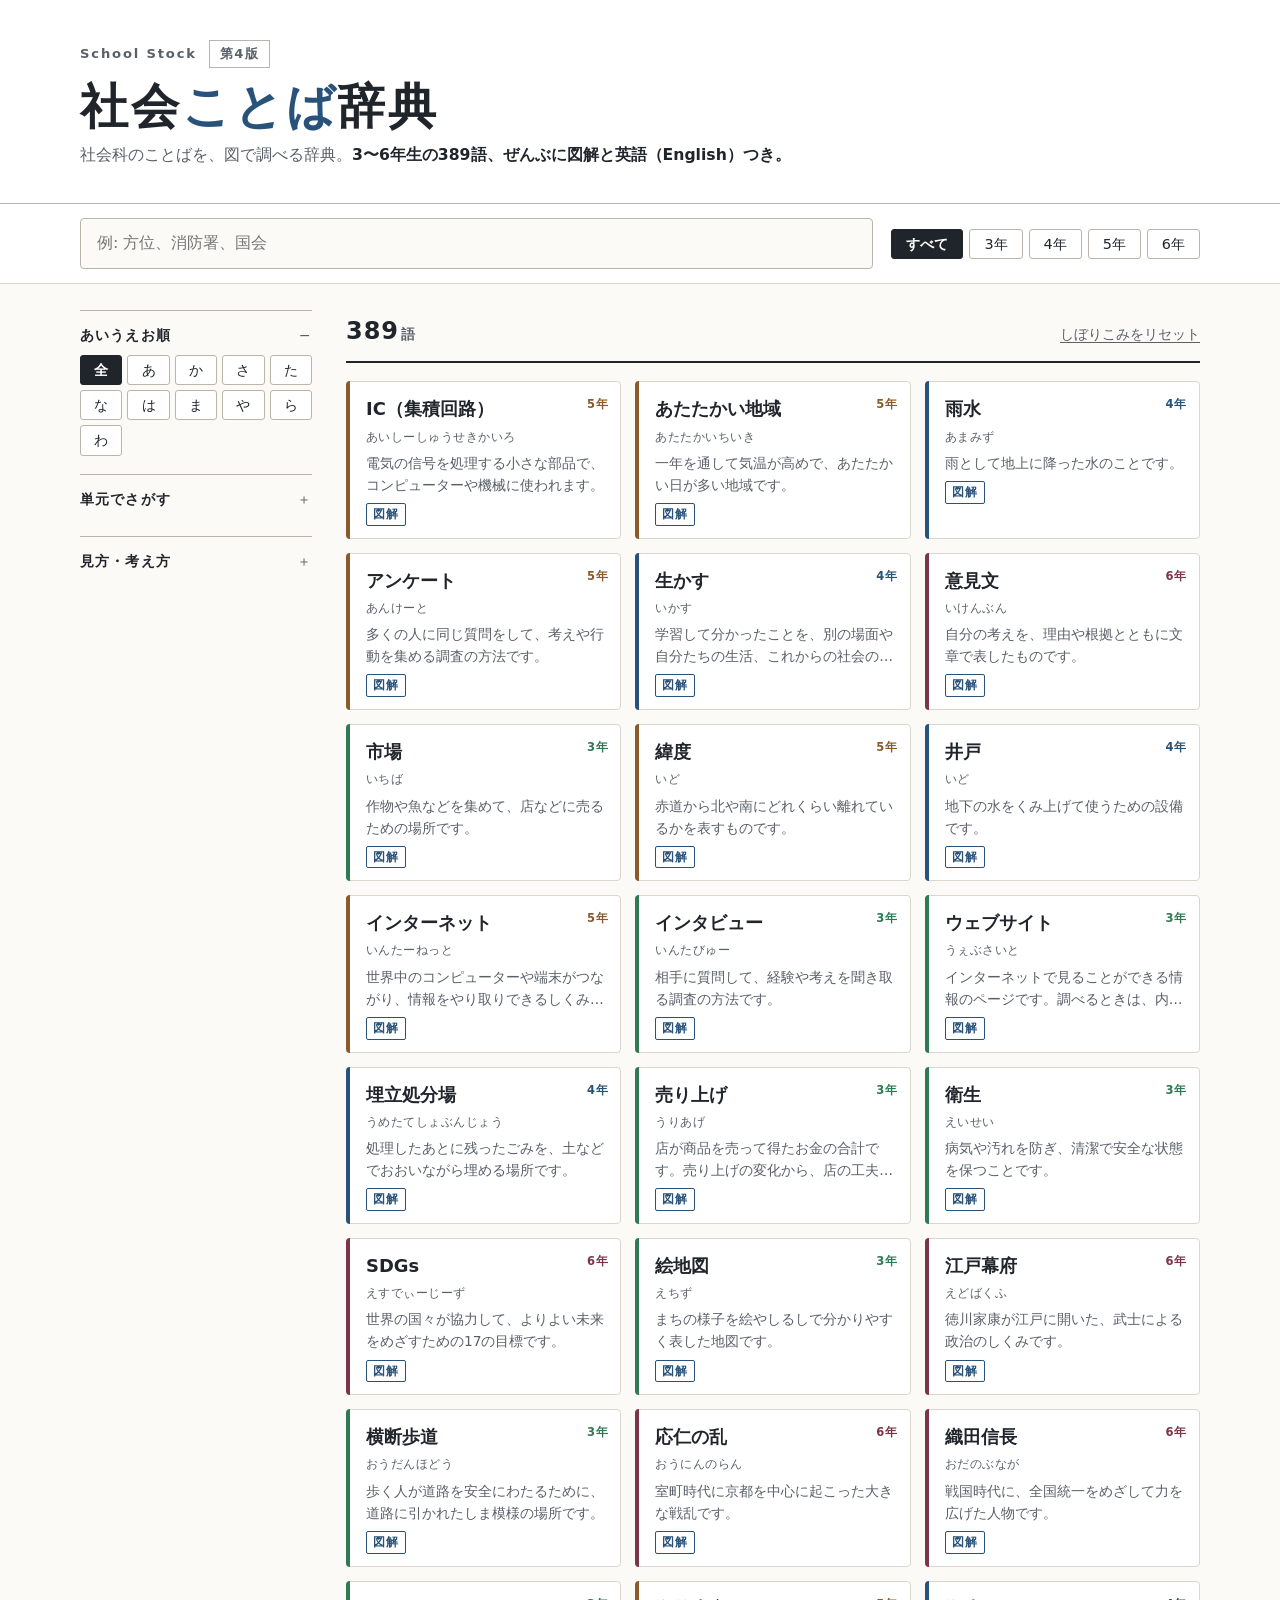
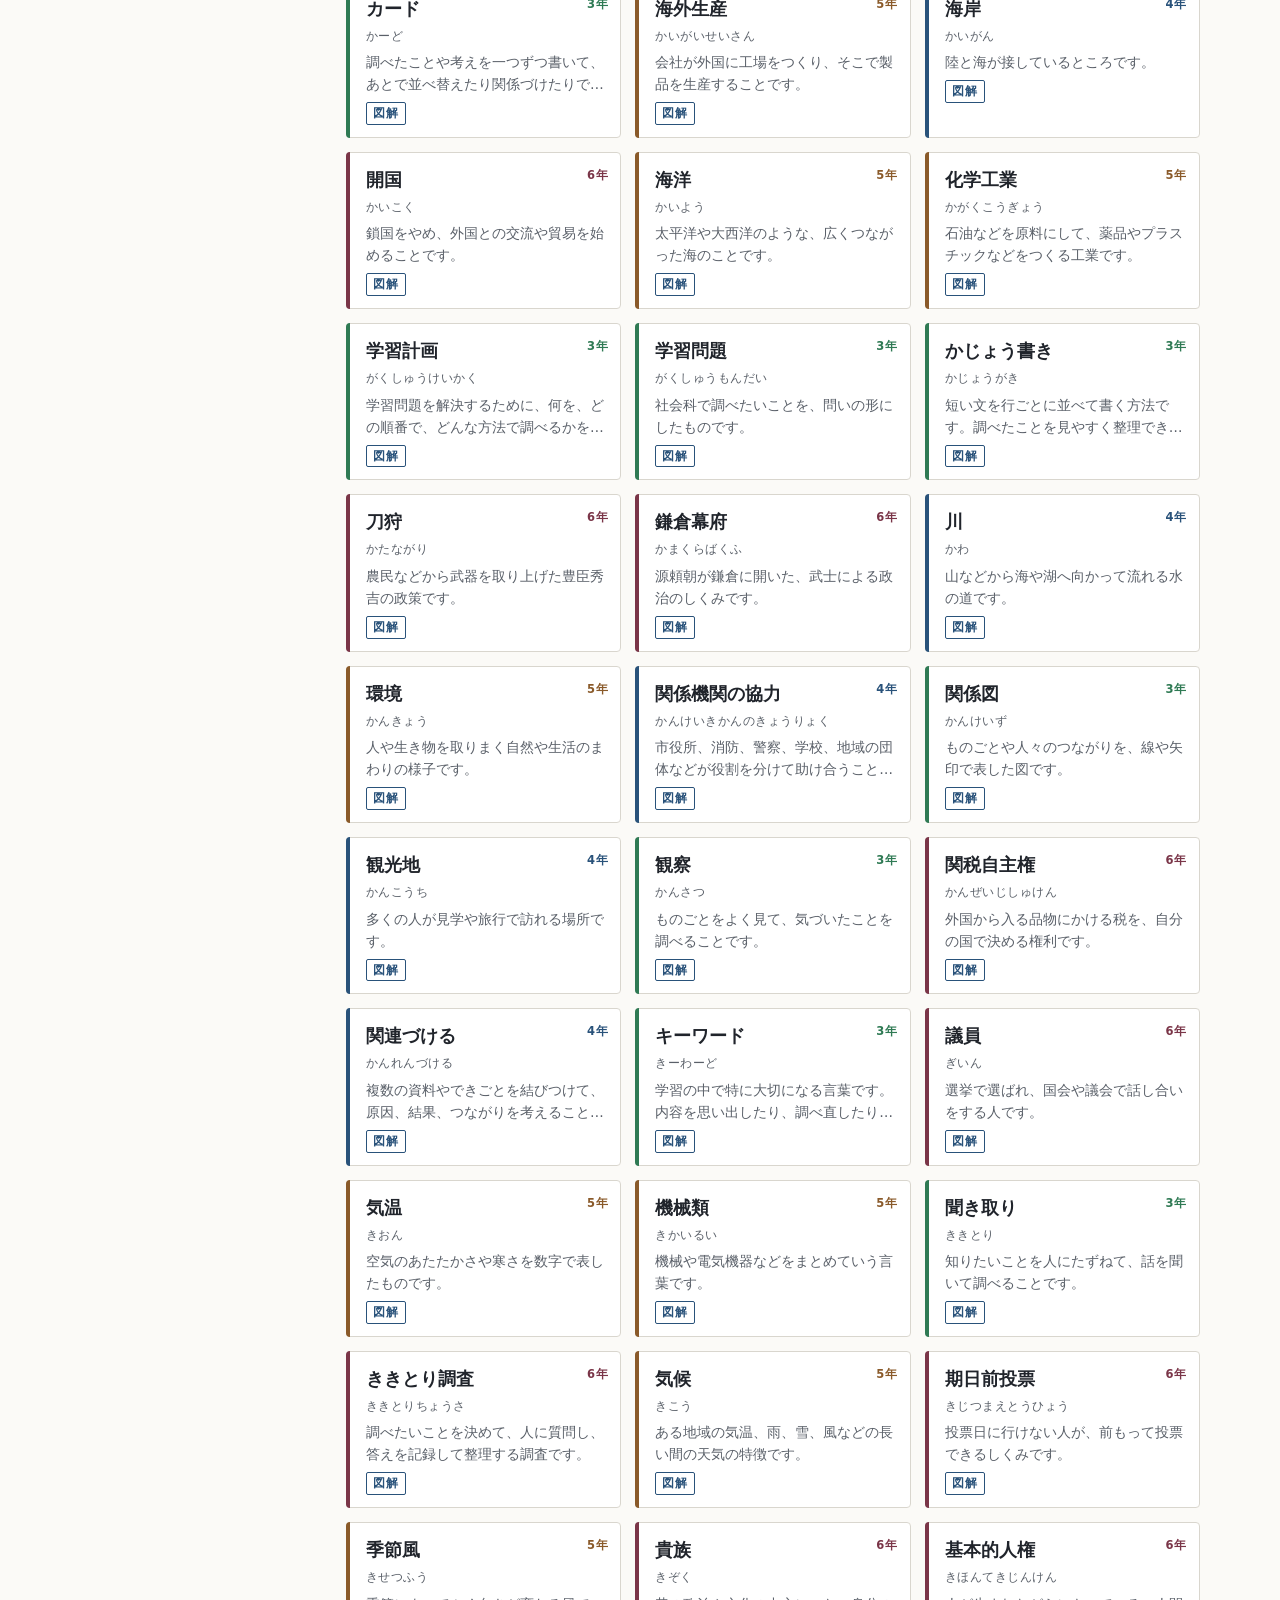
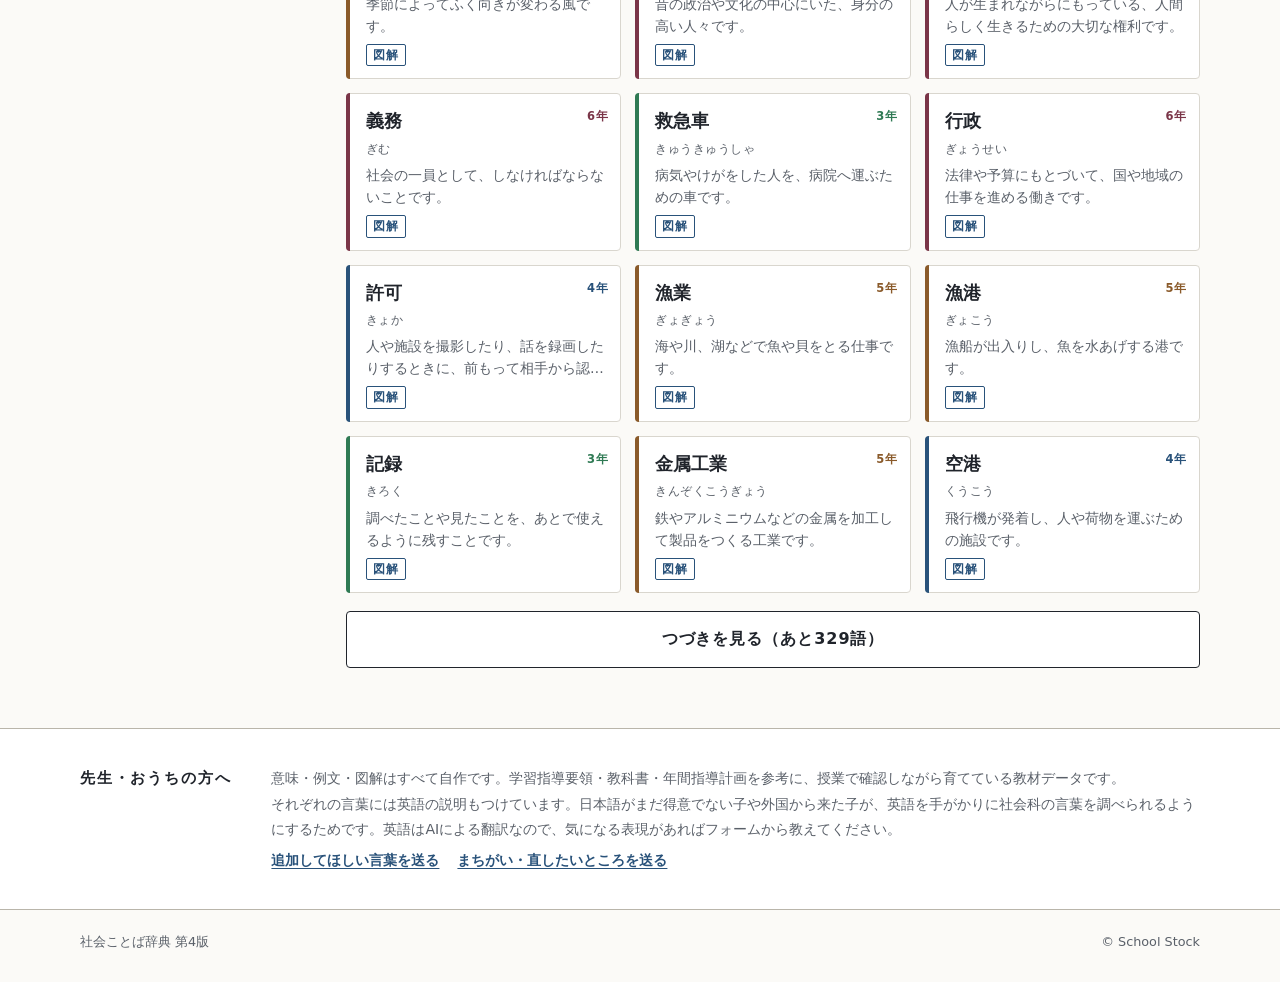
<file: index.html>
<!doctype html>
<html lang="ja">
  <head>
    <meta charset="utf-8">
    <meta name="viewport" content="width=device-width, initial-scale=1">
    <meta name="description" content="小学校3〜6年生の社会科の言葉389語を、やさしい意味・例文・図解で調べられる用語辞典。すべての言葉に図解と英語（English）つき。">
    <title>社会ことば辞典 第4版 | School Stock</title>
    <link rel="stylesheet" href="assets/styles.css?v=3">
  </head>
  <body>
    <header class="site-header">
      <div class="header-inner">
        <p class="brand-line"><span class="brand">School Stock</span><span class="edition" data-edition-label>第4版</span></p>
        <h1>社会<span class="accent">ことば</span>辞典</h1>
        <p class="lead">社会科のことばを、図で調べる辞典。<strong>3〜6年生の389語、ぜんぶに図解と英語（English）つき。</strong></p>
      </div>
    </header>

    <div class="search-band">
      <div class="search-inner">
        <label class="search-box">
          <span class="visually-hidden">調べたい言葉</span>
          <input id="searchInput" type="search" placeholder="例: 方位、消防署、国会" autocomplete="off">
        </label>
        <div class="grade-chips" role="group" aria-label="学年でしぼりこむ">
          <button class="chip active" data-filter-kind="grade" data-filter-value="all">すべて</button>
          <button class="chip" data-filter-kind="grade" data-filter-value="3">3年</button>
          <button class="chip" data-filter-kind="grade" data-filter-value="4">4年</button>
          <button class="chip" data-filter-kind="grade" data-filter-value="5">5年</button>
          <button class="chip" data-filter-kind="grade" data-filter-value="6">6年</button>
        </div>
      </div>
    </div>

    <main class="tool-layout">
      <aside class="filters-panel" aria-label="しぼりこみ">
        <details class="panel-block" id="kanaBlock" open>
          <summary>あいうえお順</summary>
          <div class="kana-grid" id="kanaFilter"></div>
        </details>
        <details class="panel-block" id="unitBlock">
          <summary>単元でさがす</summary>
          <div class="tag-list" id="unitFilter"></div>
        </details>
        <details class="panel-block" id="thinkingBlock">
          <summary>見方・考え方</summary>
          <div class="tag-list" id="thinkingFilter"></div>
        </details>
      </aside>

      <section class="results-area" aria-label="用語一覧">
        <div class="results-head">
          <p class="count"><span id="resultCount">0</span><small>語</small></p>
          <button class="reset-button" id="resetFilters" type="button">しぼりこみをリセット</button>
        </div>
        <div class="term-grid" id="termGrid"></div>
        <button class="show-more" id="showMore" type="button" hidden>つづきを見る</button>
        <p class="empty-state" id="emptyState" hidden>見つかりませんでした。別の言葉で検索してみてください。</p>
      </section>
    </main>

    <section class="teacher-band">
      <div class="teacher-inner">
        <h2>先生・おうちの方へ</h2>
        <div>
          <p>意味・例文・図解はすべて自作です。学習指導要領・教科書・年間指導計画を参考に、授業で確認しながら育てている教材データです。</p>
          <p>それぞれの言葉には英語の説明もつけています。日本語がまだ得意でない子や外国から来た子が、英語を手がかりに社会科の言葉を調べられるようにするためです。英語はAIによる翻訳なので、気になる表現があればフォームから教えてください。</p>
          <div class="form-links">
            <a href="https://docs.google.com/forms/d/e/1FAIpQLSfN4o0kxUThyZajWw6gqnSNQ6STu92WrQHEuZJv_ZbGqxKOgA/viewform" target="_blank" rel="noopener">追加してほしい言葉を送る</a>
            <a href="https://docs.google.com/forms/d/e/1FAIpQLSfEdOGc-b0GSouR7Gab7YsTsbL2SntOROlpdBVskjJ4SmtN6A/viewform" target="_blank" rel="noopener">まちがい・直したいところを送る</a>
          </div>
        </div>
      </div>
    </section>

    <dialog class="term-dialog" id="termDialog">
      <div class="dialog-body">
        <button class="close-button" id="closeDialog" type="button" aria-label="閉じる">×</button>
        <div id="dialogContent"></div>
      </div>
    </dialog>

    <footer class="site-footer">
      <div class="inner">
        <p>社会ことば辞典 <span data-edition-label>第3版</span></p>
        <p>© School Stock</p>
      </div>
    </footer>

    <script src="data/terms.js?v=3"></script>
    <script src="data/zukai/zukai_g3.js?v=3"></script>
    <script src="data/zukai/zukai_g4.js?v=3"></script>
    <script src="data/zukai/zukai_g5.js?v=3"></script>
    <script src="data/zukai/zukai_g6.js?v=3"></script>
    <script src="data/illust.js?v=4"></script>
    <script src="data/en.js?v=1"></script>
    <script src="assets/app.js?v=5"></script>
  </body>
</html>
</file>
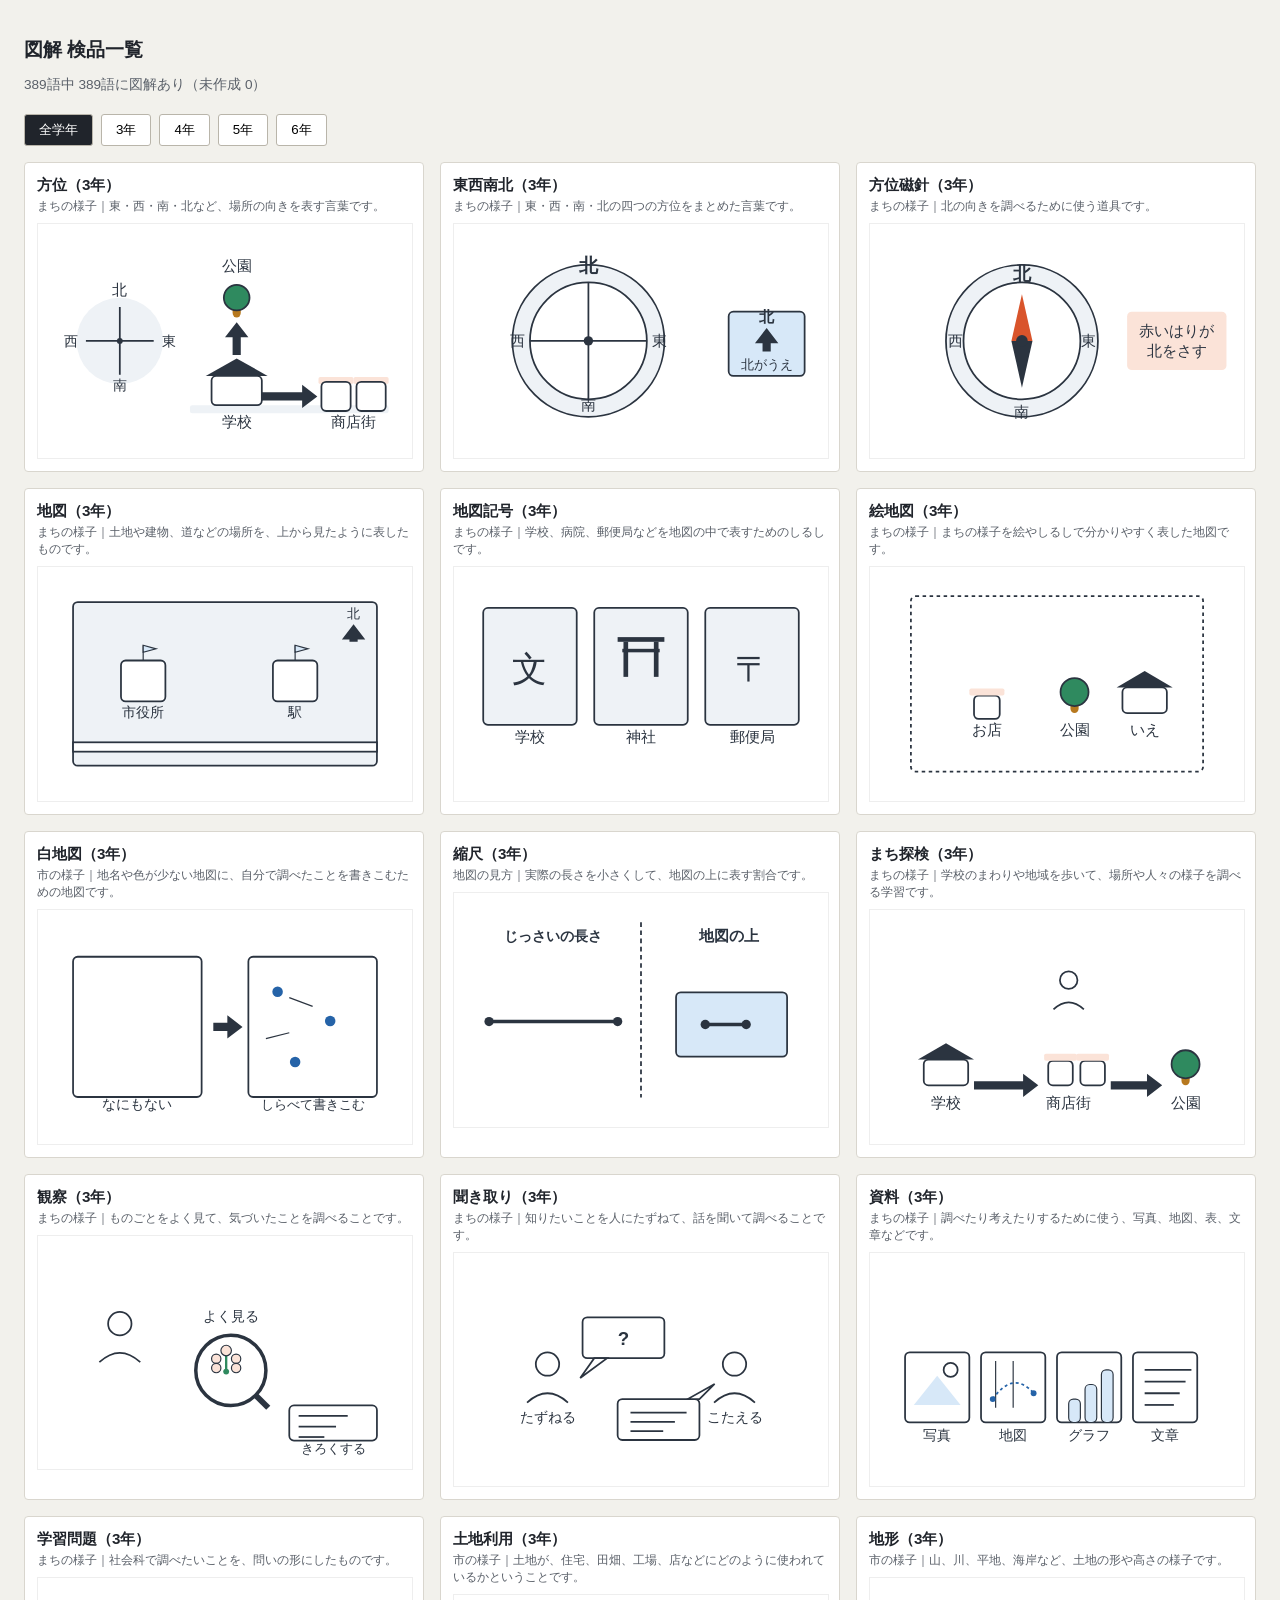
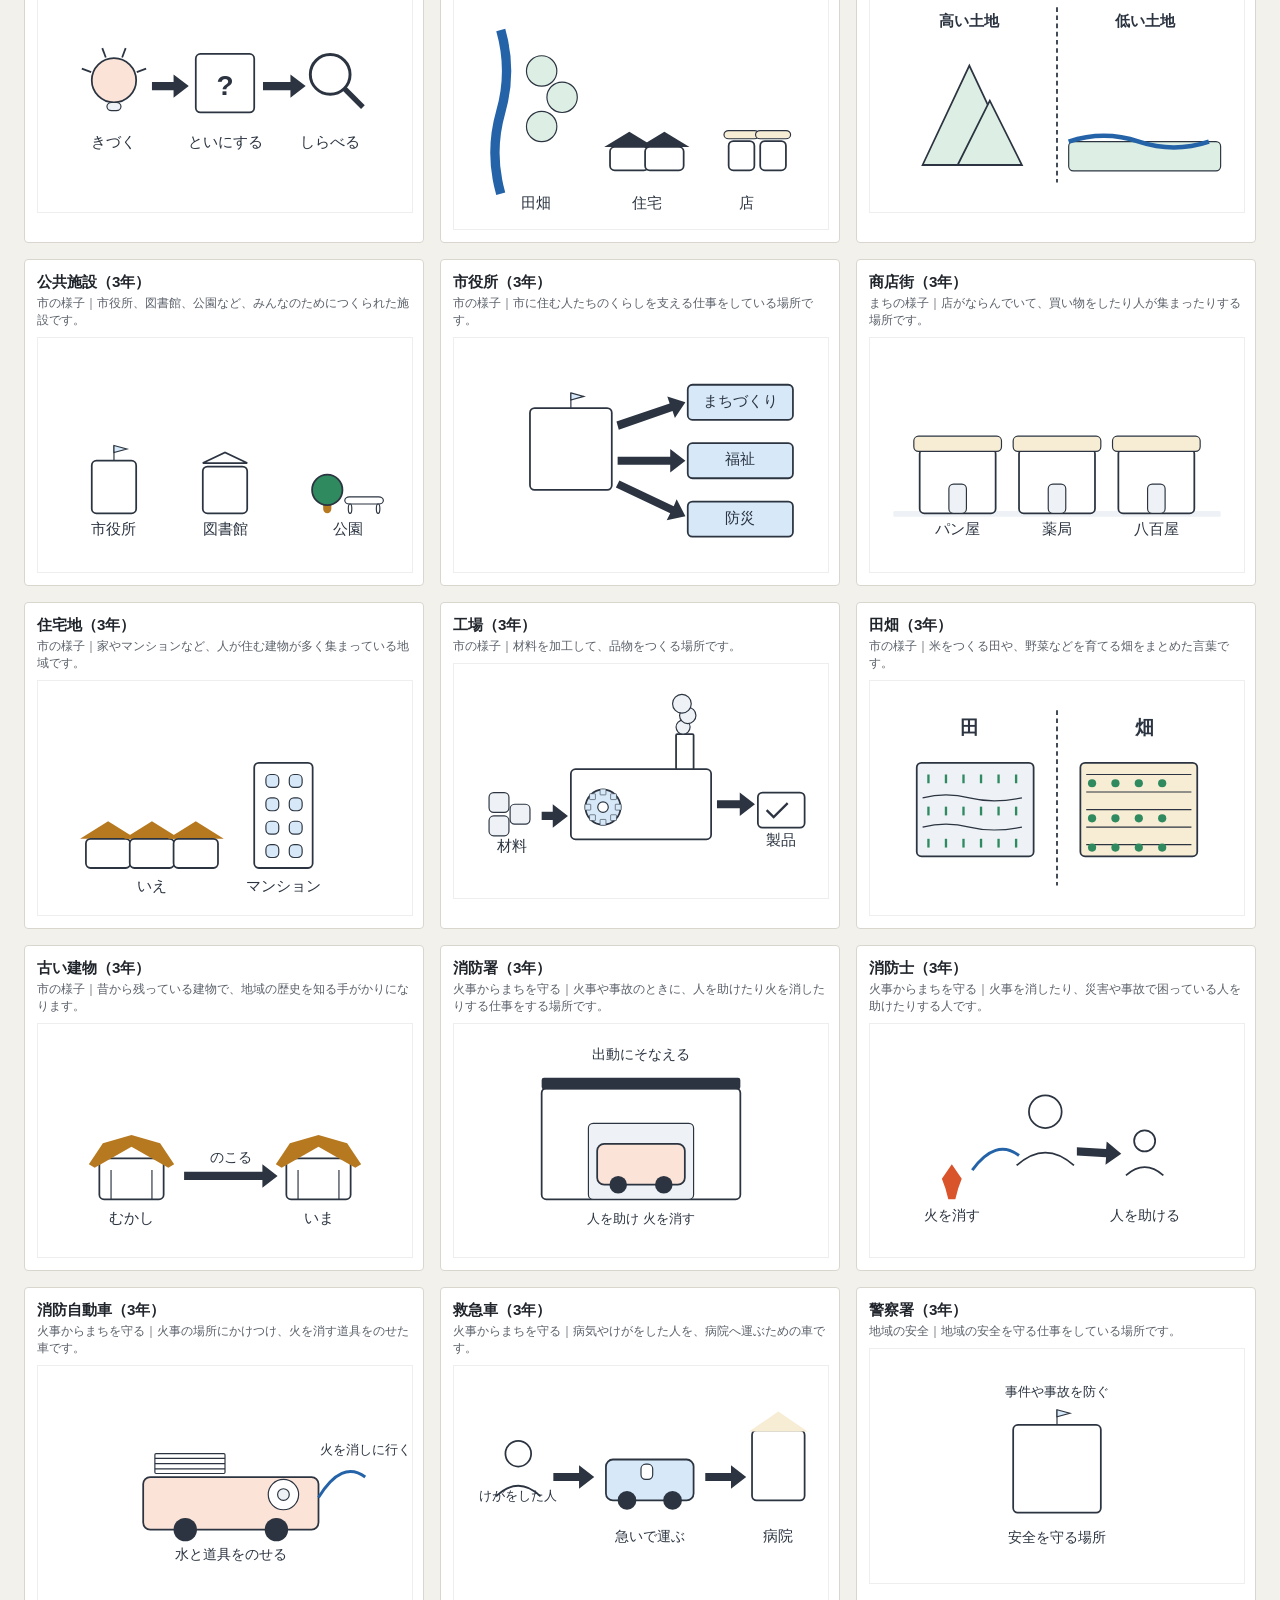
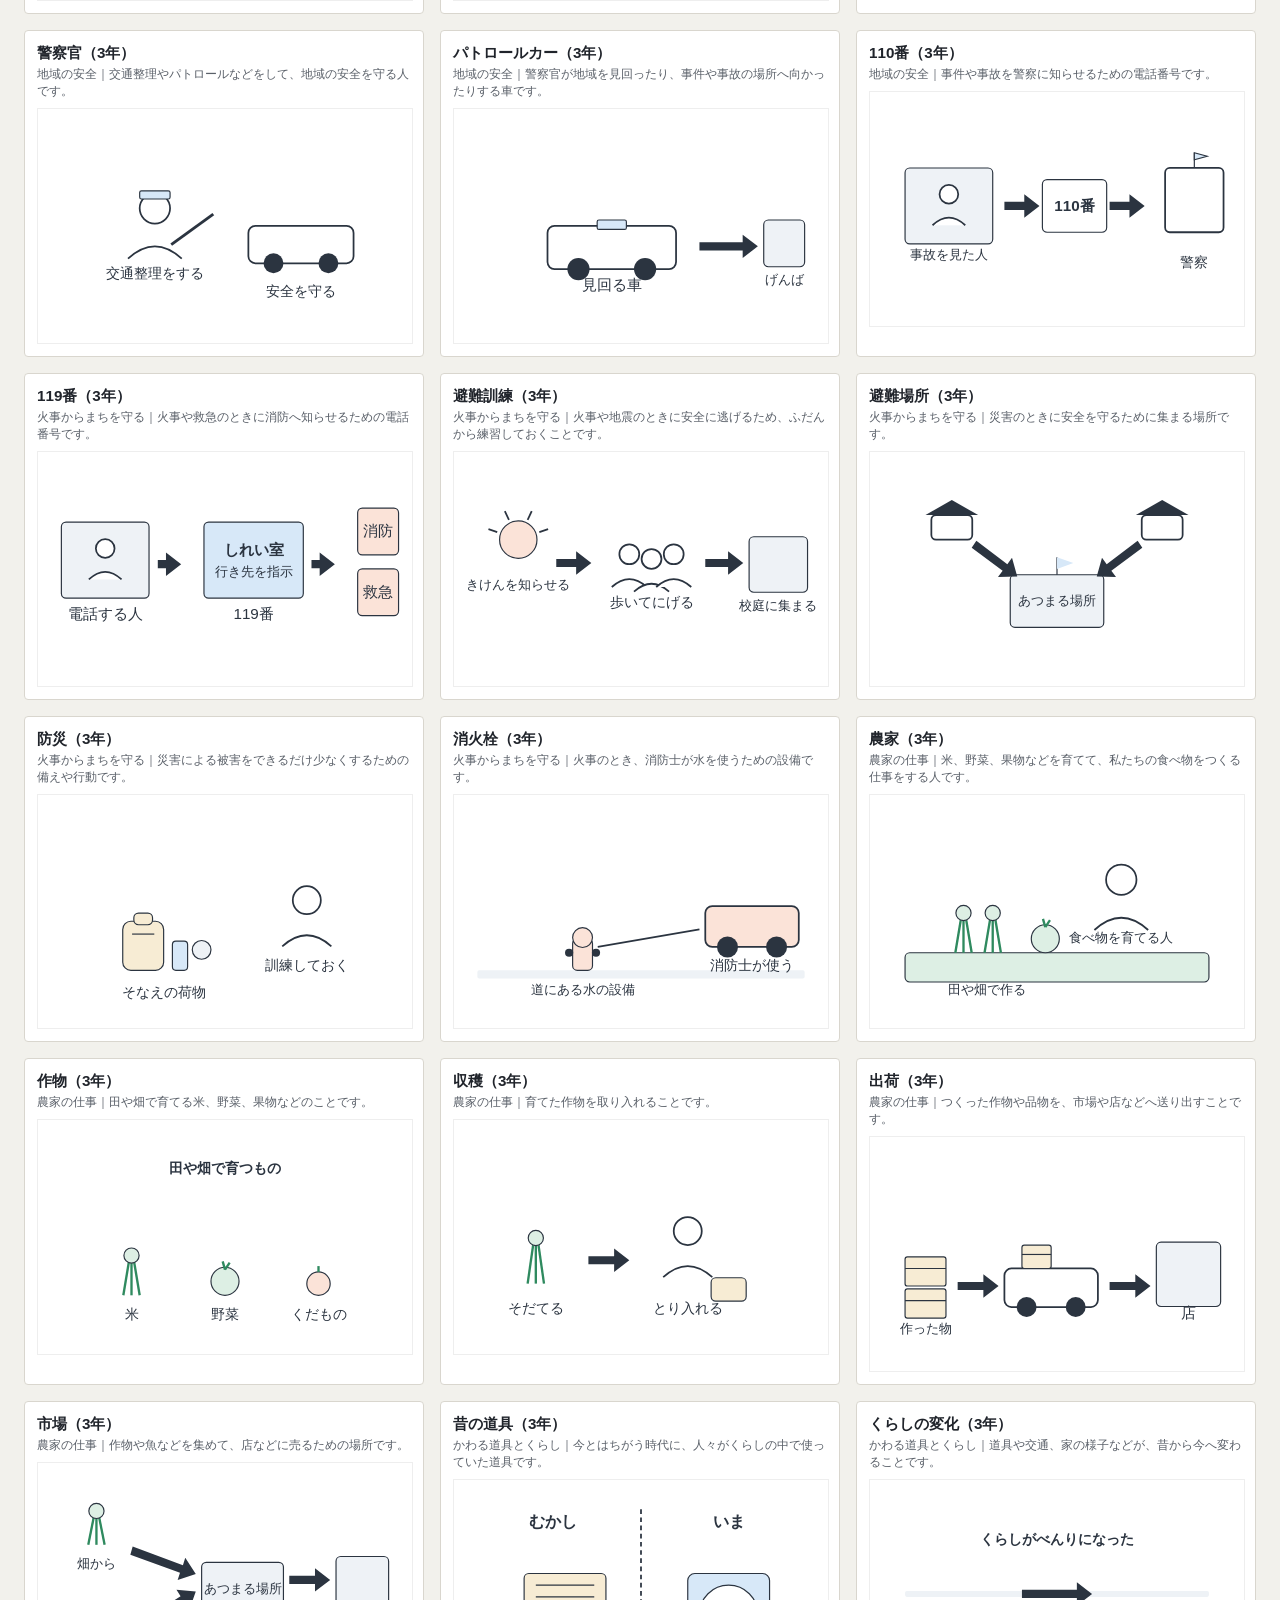
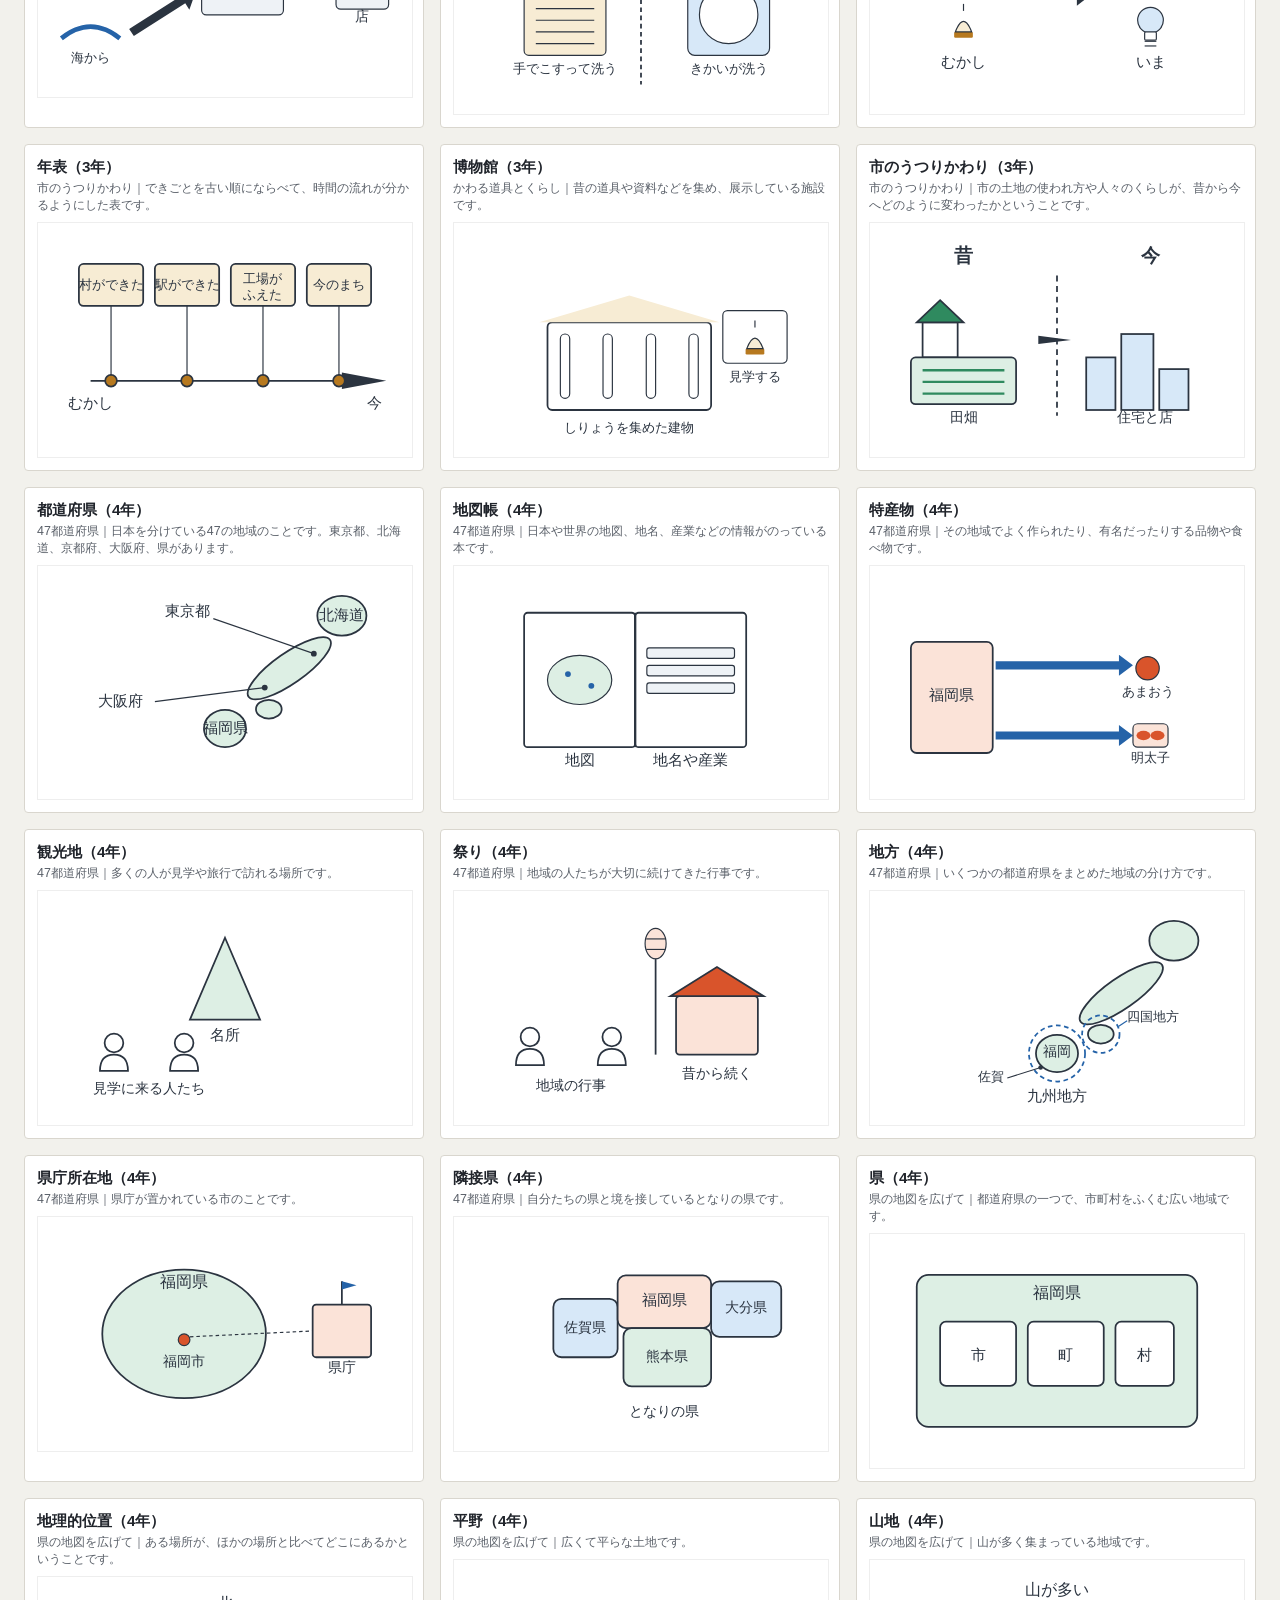
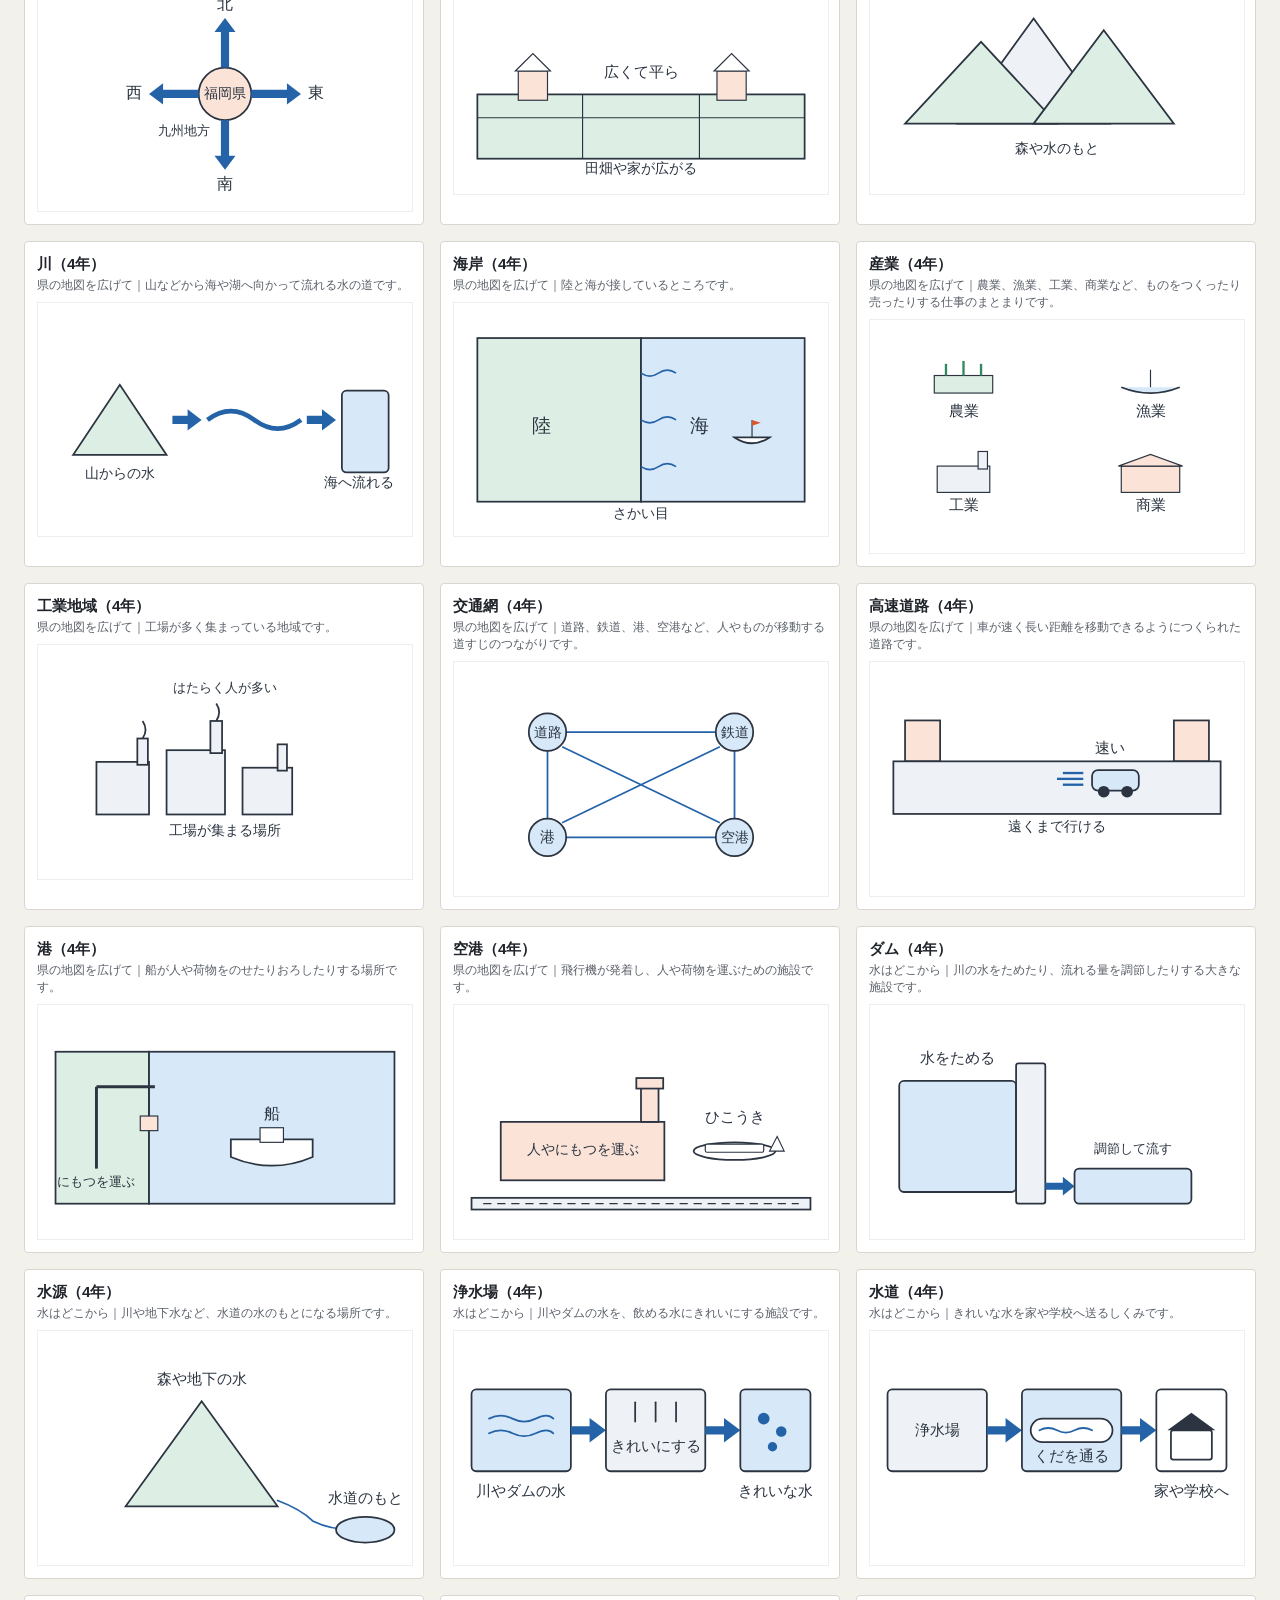
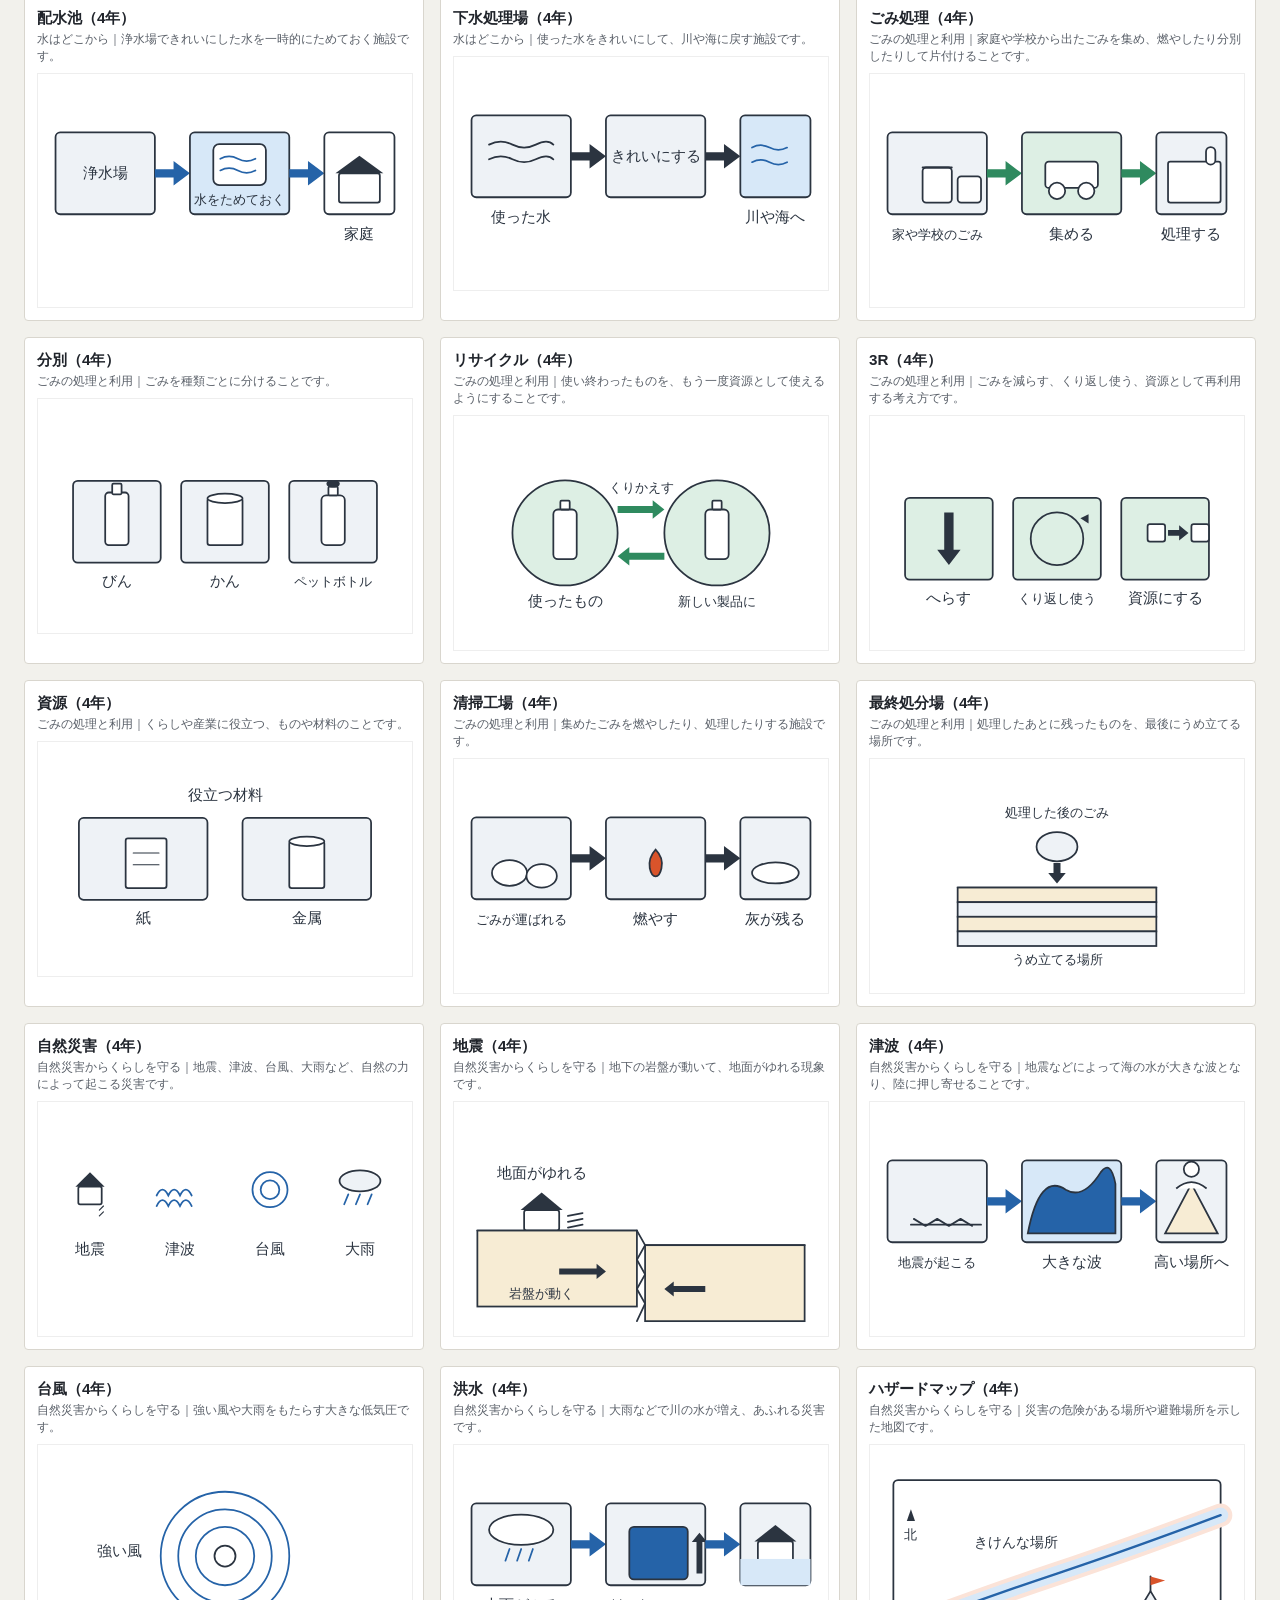
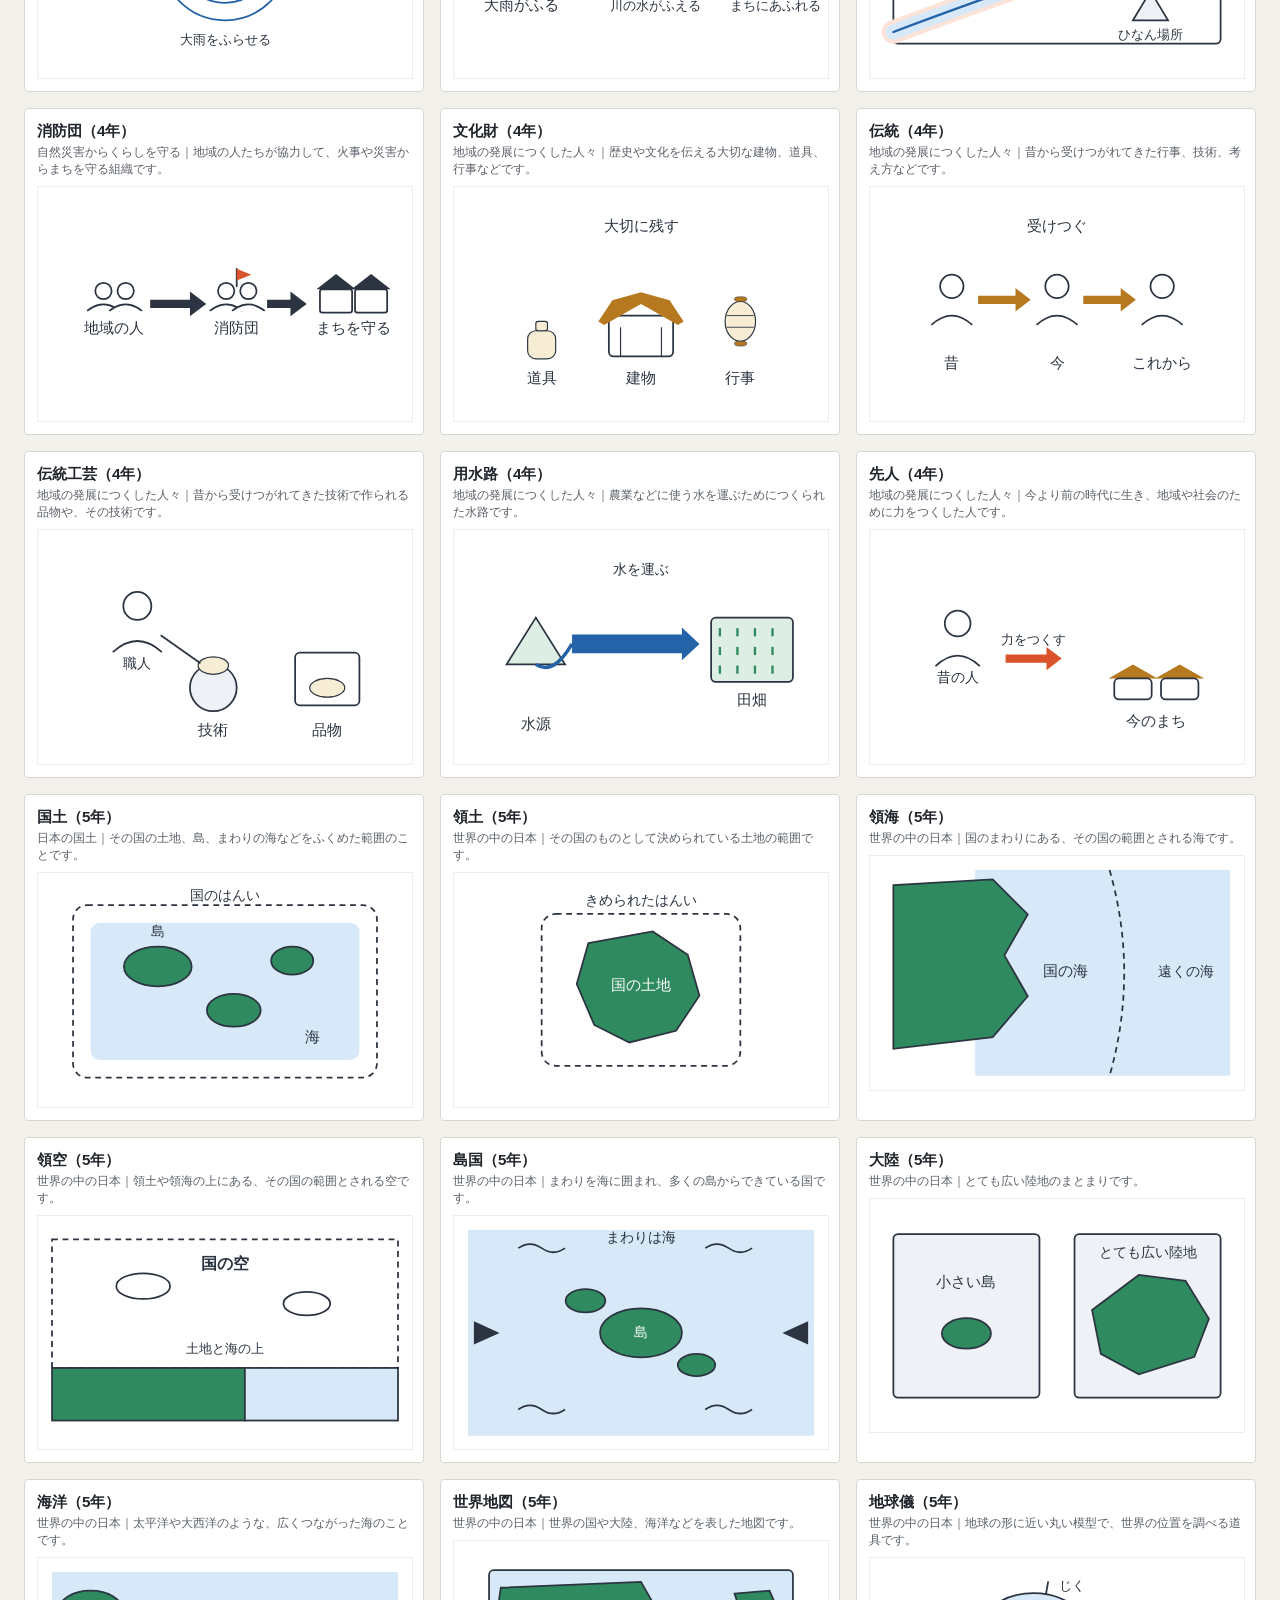
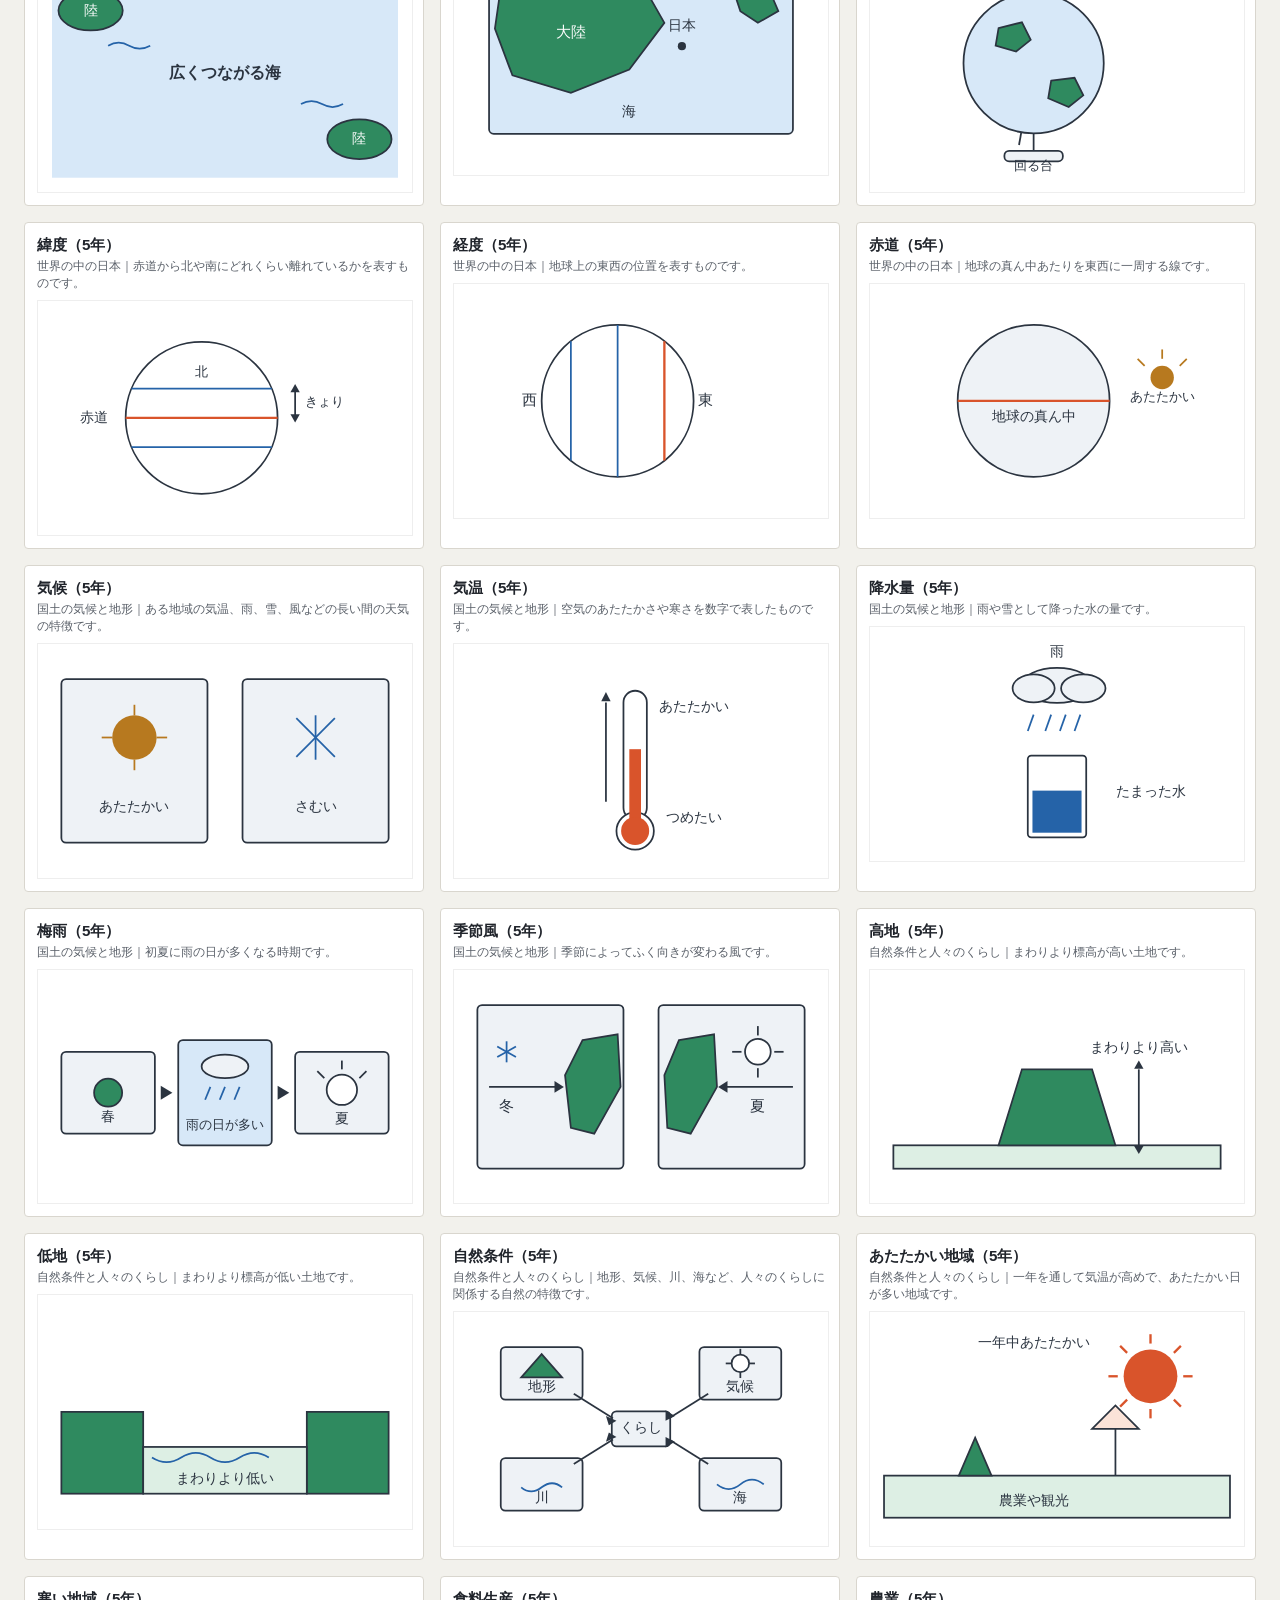
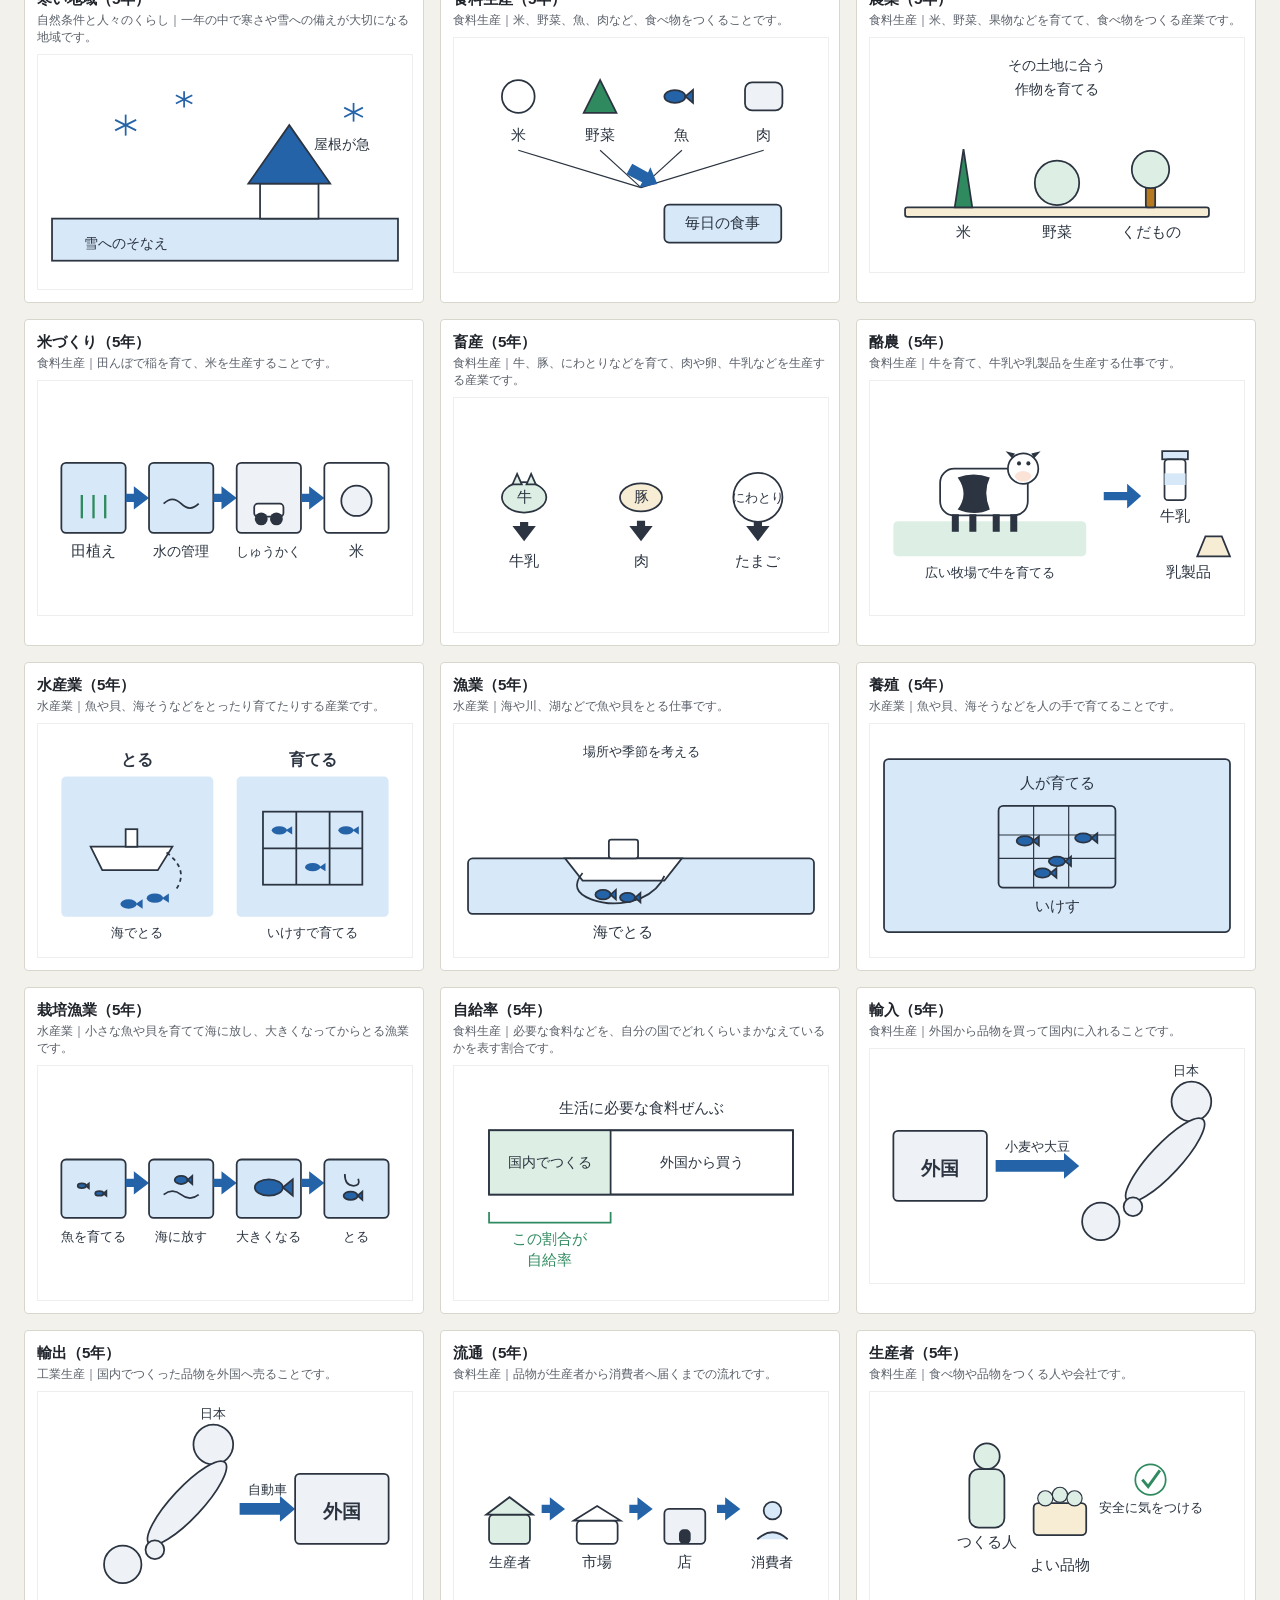
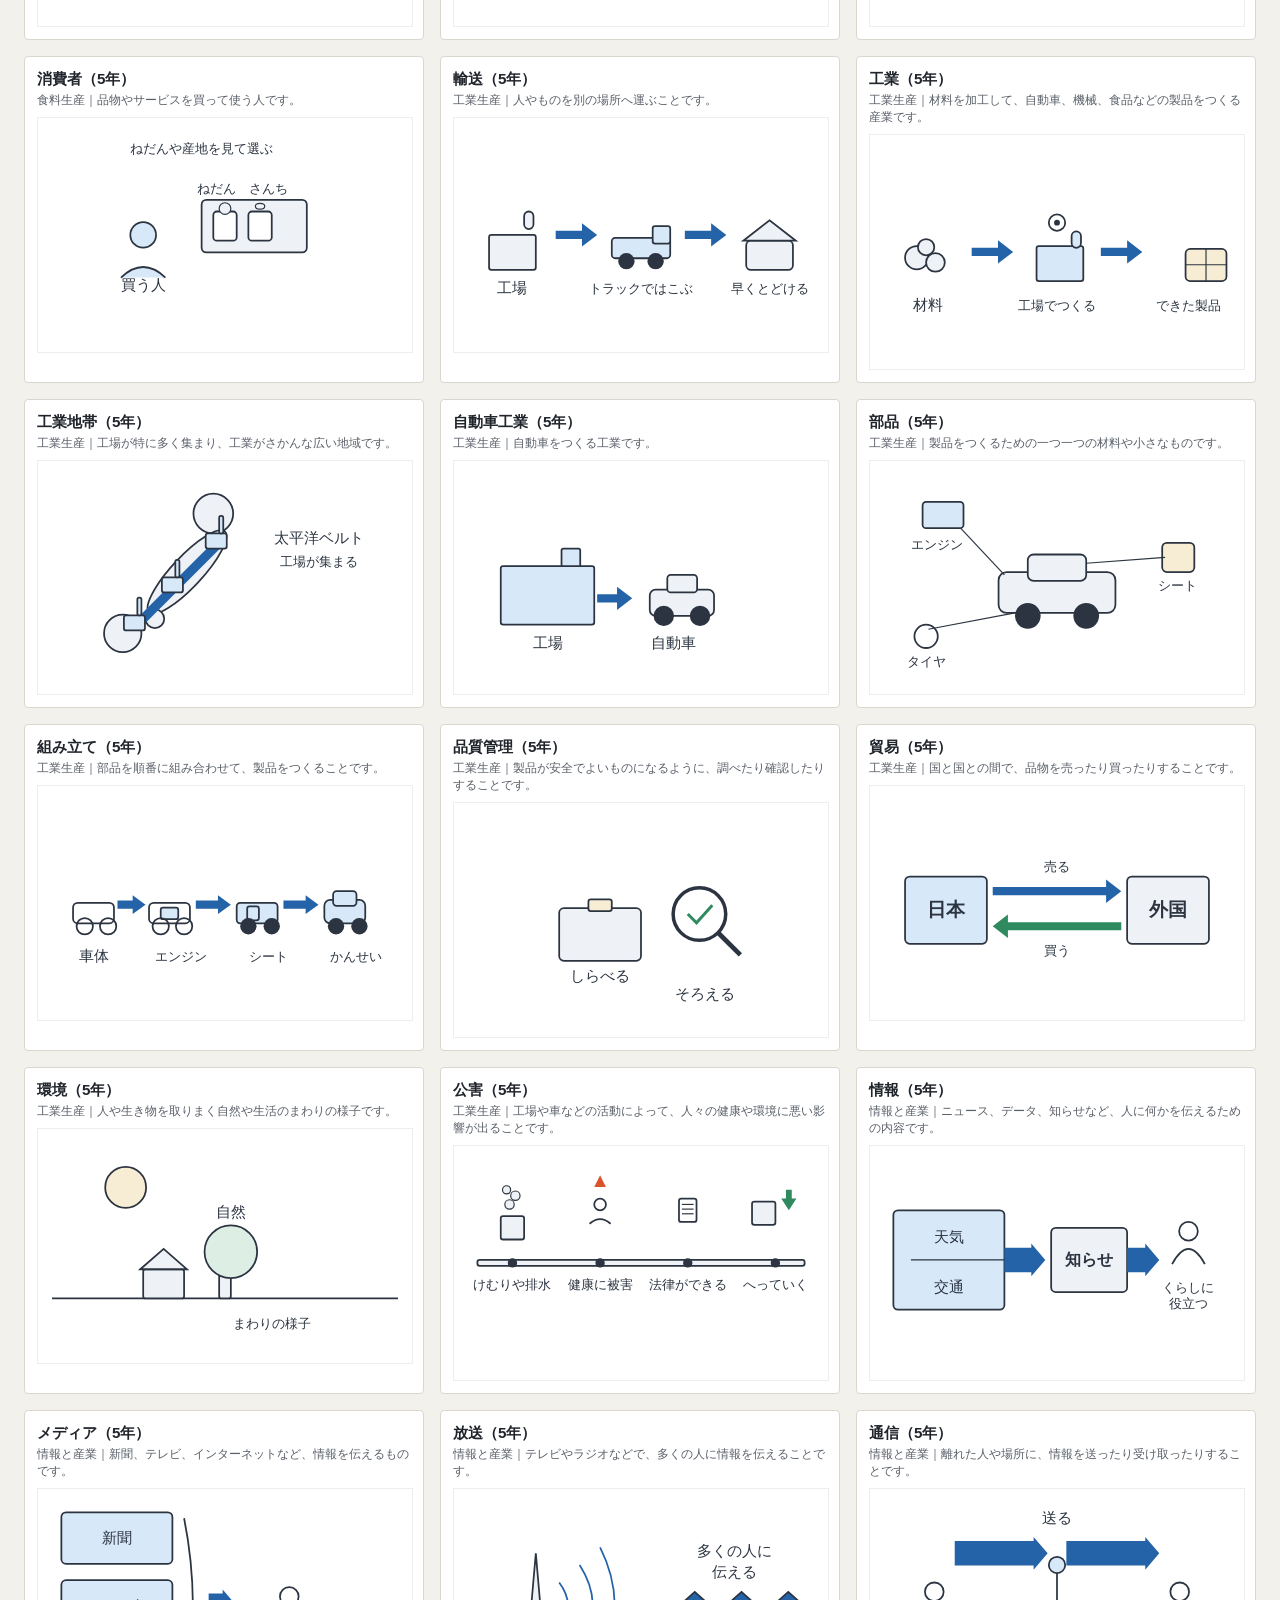
<file: zukai-check.html>
<!doctype html>
<html lang="ja">
  <head>
    <meta charset="utf-8">
    <meta name="viewport" content="width=device-width, initial-scale=1">
    <title>図解 検品一覧 | 社会ことば辞典</title>
    <style>
      body { margin: 0; padding: 24px; background: #f2f1ec; font-family: "Hiragino Sans", sans-serif; color: #20242b; }
      h1 { font-size: 1.2rem; }
      .meta { color: #5a6069; font-size: 0.85rem; margin-bottom: 20px; }
      .grid { display: grid; grid-template-columns: repeat(auto-fill, minmax(330px, 1fr)); gap: 16px; }
      .item { background: #fff; border: 1px solid #d9d6ce; border-radius: 4px; padding: 12px; }
      .item h2 { font-size: 0.95rem; margin: 0 0 2px; }
      .item p { font-size: 0.78rem; color: #5a6069; margin: 0 0 8px; }
      .item svg { width: 100%; height: auto; display: block; border: 1px solid #eee; }
      .item svg text { font-family: "Hiragino Sans", sans-serif; }
      .missing { background: #fbe3d8; }
      .controls { margin-bottom: 16px; display: flex; gap: 8px; }
      .controls button { padding: 6px 14px; border: 1px solid #b9b5aa; background: #fff; border-radius: 3px; cursor: pointer; }
      .controls button.on { background: #20242b; color: #fff; }
    </style>
  </head>
  <body>
    <h1>図解 検品一覧</h1>
    <p class="meta" id="meta"></p>
    <div class="controls" id="controls"></div>
    <div class="grid" id="grid"></div>
    <script src="data/terms.js"></script>
    <script src="data/zukai/zukai_g3.js"></script>
    <script src="data/zukai/zukai_g4.js"></script>
    <script src="data/zukai/zukai_g5.js"></script>
    <script src="data/zukai/zukai_g6.js"></script>
    <script>
      const terms = window.SHAKAI_KOTOBA_DATA.terms;
      const zukai = window.SHAKAI_ZUKAI || {};
      let grade = "all";

      function render() {
        const list = terms.filter(t => grade === "all" || String(t.grade) === grade);
        const done = list.filter(t => zukai[t.id]).length;
        document.querySelector("#meta").textContent =
          `${list.length}語中 ${done}語に図解あり（未作成 ${list.length - done}）`;
        document.querySelector("#grid").innerHTML = list.map(t => `
          <div class="item ${zukai[t.id] ? "" : "missing"}">
            <h2>${t.term}（${t.grade}年）</h2>
            <p>${t.unit}｜${t.meaning}</p>
            ${zukai[t.id] ? zukai[t.id].svg : "<p>未作成</p>"}
          </div>
        `).join("");
      }

      document.querySelector("#controls").innerHTML =
        ["all", "3", "4", "5", "6"].map(g =>
          `<button data-g="${g}" class="${g === "all" ? "on" : ""}">${g === "all" ? "全学年" : g + "年"}</button>`
        ).join("");
      document.querySelector("#controls").addEventListener("click", (e) => {
        const b = e.target.closest("button");
        if (!b) return;
        grade = b.dataset.g;
        document.querySelectorAll("#controls button").forEach(x => x.classList.toggle("on", x === b));
        render();
      });
      render();
    </script>
  </body>
</html>
</file>
<file: assets/styles.css>
:root {
  --paper: #fbfaf7;
  --white: #ffffff;
  --ink: #20242b;
  --ink-soft: #5a6069;
  --line: #d9d6ce;
  --line-dark: #b9b5aa;
  --ai: #29527a;        /* 藍 = メイン */
  --ai-soft: #eef3f8;
  --shu: #c3502b;       /* 朱 = 強調（最小限） */
  --g3: #2f7a54;
  --g4: #29527a;
  --g5: #8a5a2a;
  --g6: #7a3548;
  font-family: "Hiragino Sans", "Hiragino Kaku Gothic ProN", "Yu Gothic", system-ui, sans-serif;
  font-size: 16px;
}

* { box-sizing: border-box; }
html { scroll-behavior: smooth; }
body {
  margin: 0;
  color: var(--ink);
  background: var(--paper);
  line-height: 1.8;
}
button, input { font: inherit; color: inherit; }
button { cursor: pointer; background: none; border: none; padding: 0; }
a { color: var(--ai); }
h1, h2, h3, p, dl, dd, figure { margin: 0; }

.visually-hidden {
  position: absolute; width: 1px; height: 1px;
  margin: -1px; padding: 0; overflow: hidden;
  clip: rect(0 0 0 0); border: 0;
}

.inner {
  width: min(1120px, calc(100% - 40px));
  margin: 0 auto;
}

/* ===== ヘッダー：辞典の扉 ===== */
.site-header {
  background: var(--white);
  border-bottom: 1px solid var(--line-dark);
}
.header-inner {
  width: min(1120px, calc(100% - 40px));
  margin: 0 auto;
  padding: 40px 0 34px;
}
.brand-line {
  display: flex;
  align-items: center;
  gap: 12px;
  font-size: 0.82rem;
  font-weight: 600;
  letter-spacing: 0.14em;
  color: var(--ink-soft);
}
.brand-line .edition {
  border: 1px solid var(--line-dark);
  padding: 1px 10px;
  letter-spacing: 0.1em;
}
.site-header h1 {
  margin: 10px 0 6px;
  font-size: clamp(1.9rem, 5vw, 3rem);
  font-weight: 700;
  letter-spacing: 0.06em;
  line-height: 1.2;
}
.site-header h1 .accent {
  color: var(--ai);
}
.lead {
  font-size: 0.98rem;
  color: var(--ink-soft);
}
.lead strong {
  color: var(--ink);
  font-weight: 600;
}

/* ===== 検索帯 ===== */
.search-band {
  background: var(--white);
  border-bottom: 1px solid var(--line);
  position: sticky;
  top: 0;
  z-index: 5;
}
.search-inner {
  width: min(1120px, calc(100% - 40px));
  margin: 0 auto;
  padding: 14px 0;
  display: flex;
  flex-wrap: wrap;
  gap: 10px 18px;
  align-items: center;
}
.search-box {
  flex: 1 1 300px;
  display: flex;
}
.search-box input {
  width: 100%;
  padding: 10px 16px;
  border: 1.5px solid var(--line-dark);
  border-radius: 4px;
  background: var(--paper);
}
.search-box input:focus {
  outline: 2px solid var(--ai);
  outline-offset: -1px;
}
.grade-chips {
  display: flex;
  gap: 6px;
}
.chip {
  padding: 7px 14px;
  border: 1px solid var(--line-dark);
  border-radius: 3px;
  background: var(--white);
  font-size: 0.9rem;
  line-height: 1;
}
.chip:hover { border-color: var(--ink); }
.chip.active {
  background: var(--ink);
  border-color: var(--ink);
  color: var(--white);
  font-weight: 600;
}

/* ===== 本体レイアウト ===== */
.tool-layout {
  width: min(1120px, calc(100% - 40px));
  margin: 26px auto 60px;
  display: grid;
  grid-template-columns: 232px 1fr;
  gap: 34px;
  align-items: start;
}

/* --- フィルタ列 --- */
.filters-panel {
  display: grid;
  gap: 4px;
  position: sticky;
  top: 76px;
}
.panel-block {
  border-top: 1px solid var(--line-dark);
  padding: 2px 0 14px;
}
.panel-block summary {
  list-style: none;
  cursor: pointer;
  padding: 10px 0 6px;
  font-size: 0.88rem;
  font-weight: 700;
  letter-spacing: 0.08em;
  display: flex;
  justify-content: space-between;
  align-items: center;
}
.panel-block summary::-webkit-details-marker { display: none; }
.panel-block summary::after {
  content: "＋";
  color: var(--ink-soft);
  font-weight: 400;
}
.panel-block[open] summary::after { content: "−"; }
.kana-grid {
  display: grid;
  grid-template-columns: repeat(5, 1fr);
  gap: 5px;
}
.kana-grid .chip {
  padding: 7px 0;
  text-align: center;
}
.tag-list {
  display: grid;
  gap: 4px;
}
.tag-button {
  text-align: left;
  padding: 6px 8px;
  border-radius: 3px;
  font-size: 0.88rem;
  line-height: 1.5;
  display: flex;
  align-items: center;
  gap: 8px;
}
.tag-button:hover { background: var(--ai-soft); }
.tag-button.active {
  background: var(--ink);
  color: var(--white);
  font-weight: 600;
}
.tag-button .swatch {
  width: 10px;
  height: 10px;
  border-radius: 2px;
  flex: none;
  background: var(--tag-color, var(--line-dark));
}
.unit-group-label {
  margin-top: 8px;
  font-size: 0.78rem;
  font-weight: 700;
  color: var(--ink-soft);
  letter-spacing: 0.06em;
}

/* --- 結果一覧 --- */
.results-head {
  display: flex;
  justify-content: space-between;
  align-items: baseline;
  border-bottom: 2px solid var(--ink);
  padding-bottom: 8px;
  margin-bottom: 18px;
}
.results-head .count {
  font-size: 1.5rem;
  font-weight: 700;
  letter-spacing: 0.04em;
}
.results-head .count small {
  font-size: 0.85rem;
  font-weight: 600;
  color: var(--ink-soft);
  margin-left: 2px;
}
.reset-button {
  font-size: 0.85rem;
  color: var(--ink-soft);
  text-decoration: underline;
  text-underline-offset: 3px;
}
.reset-button:hover { color: var(--shu); }

.term-grid {
  display: grid;
  grid-template-columns: repeat(auto-fill, minmax(228px, 1fr));
  gap: 14px;
}
.term-card {
  position: relative;
  text-align: left;
  background: var(--white);
  border: 1px solid var(--line);
  border-radius: 4px;
  padding: 14px 16px 12px 19px;
  display: grid;
  gap: 4px;
  align-content: start;
  transition: border-color 0.15s;
}
.term-card::before {
  content: "";
  position: absolute;
  inset: -1px auto -1px -1px;
  width: 4px;
  border-radius: 4px 0 0 4px;
  background: var(--grade-color, var(--line-dark));
}
.term-card:hover {
  border-color: var(--ink);
}
.term-card .term-name {
  font-size: 1.12rem;
  font-weight: 700;
  line-height: 1.4;
}
.term-card .reading {
  font-size: 0.78rem;
  color: var(--ink-soft);
  letter-spacing: 0.04em;
}
.term-card .grade-label {
  position: absolute;
  top: 12px;
  right: 12px;
  font-size: 0.72rem;
  font-weight: 700;
  color: var(--grade-color, var(--ink-soft));
  letter-spacing: 0.06em;
}
.term-card .meaning {
  font-size: 0.86rem;
  color: var(--ink-soft);
  line-height: 1.6;
  display: -webkit-box;
  -webkit-line-clamp: 2;
  -webkit-box-orient: vertical;
  overflow: hidden;
}
.term-card .zukai-mark {
  justify-self: start;
  margin-top: 3px;
  font-size: 0.72rem;
  font-weight: 600;
  color: var(--ai);
  border: 1px solid currentColor;
  border-radius: 2px;
  padding: 0 6px;
  letter-spacing: 0.08em;
}
.show-more {
  display: block;
  width: 100%;
  margin-top: 18px;
  padding: 13px 0;
  border: 1.5px solid var(--ink);
  border-radius: 4px;
  background: var(--white);
  font-weight: 700;
  letter-spacing: 0.06em;
}
.show-more:hover {
  background: var(--ink);
  color: var(--white);
}
.empty-state {
  padding: 40px 0;
  color: var(--ink-soft);
  text-align: center;
}

/* ===== 用語ダイアログ ===== */
.term-dialog {
  width: min(720px, calc(100% - 32px));
  border: none;
  border-radius: 6px;
  padding: 0;
  background: var(--white);
  box-shadow: 0 24px 60px rgba(32, 36, 43, 0.25);
}
.term-dialog::backdrop {
  background: rgba(32, 36, 43, 0.45);
}
.dialog-body {
  padding: 30px 34px 26px;
  position: relative;
}
.close-button {
  position: absolute;
  top: 14px;
  right: 14px;
  width: 38px;
  height: 38px;
  border: 1px solid var(--line-dark);
  border-radius: 3px;
  background: var(--white);
  font-size: 1.1rem;
  line-height: 1;
  z-index: 2;
}
.close-button:hover { border-color: var(--ink); }
.dialog-meta {
  font-size: 0.8rem;
  font-weight: 700;
  color: var(--grade-color, var(--ink-soft));
  letter-spacing: 0.08em;
}
.dialog-title h2 {
  font-size: 1.9rem;
  font-weight: 700;
  letter-spacing: 0.04em;
  line-height: 1.3;
  padding-right: 44px;
}
.dialog-title .reading {
  font-size: 0.9rem;
  color: var(--ink-soft);
  letter-spacing: 0.06em;
}
.person-box {
  margin: 18px 0 4px;
  border: 1px solid var(--line);
  border-radius: 4px;
  background: var(--white);
  text-align: center;
}
.person-box img {
  max-width: 100%;
  max-height: 300px;
  display: inline-block;
}
.person-box + .zukai-box {
  margin-top: 10px;
}
.zukai-box {
  margin: 18px 0 4px;
  border: 1px solid var(--line);
  border-radius: 4px;
  background: var(--white);
  overflow: hidden;
}
.zukai-box svg {
  display: block;
  width: 100%;
  height: auto;
}
.zukai-box svg text {
  font-family: "Hiragino Sans", "Hiragino Kaku Gothic ProN", sans-serif;
}
.term-detail {
  display: grid;
  grid-template-columns: 6.6em 1fr;
  gap: 10px 16px;
  margin-top: 16px;
}
.term-detail dt {
  font-size: 0.84rem;
  font-weight: 700;
  color: var(--ink-soft);
  letter-spacing: 0.1em;
  padding-top: 3px;
  border-top: 1px solid var(--line);
}
.term-detail dd {
  font-size: 0.98rem;
  border-top: 1px solid var(--line);
  padding-top: 3px;
}
.en-text {
  font-family: Georgia, "Times New Roman", "Hiragino Sans", serif;
  color: var(--ink-soft);
  line-height: 1.6;
}
.en-text strong {
  color: var(--ink);
}
.related-buttons {
  display: flex;
  flex-wrap: wrap;
  gap: 6px;
}
.related-buttons button {
  border: 1px solid var(--line-dark);
  border-radius: 3px;
  padding: 3px 10px;
  font-size: 0.86rem;
  background: var(--white);
}
.related-buttons button:hover {
  border-color: var(--ai);
  color: var(--ai);
}
.thinking-pills {
  display: flex;
  flex-wrap: wrap;
  gap: 6px;
}
.thinking-pill {
  display: inline-flex;
  align-items: center;
  gap: 6px;
  font-size: 0.82rem;
  font-weight: 600;
  color: var(--tag-color, var(--ink));
  border: 1px solid currentColor;
  border-radius: 2px;
  padding: 1px 8px;
}
.thinking-pill .swatch {
  width: 8px;
  height: 8px;
  border-radius: 2px;
  background: currentColor;
}
.dialog-foot {
  margin-top: 20px;
  padding-top: 12px;
  border-top: 1px solid var(--line);
  display: flex;
  justify-content: space-between;
  gap: 12px;
  flex-wrap: wrap;
  font-size: 0.8rem;
  color: var(--ink-soft);
}
.dialog-foot a {
  color: var(--ink-soft);
  text-underline-offset: 3px;
}
.dialog-foot a:hover { color: var(--shu); }

/* ===== 先生・おうちの方へ ===== */
.teacher-band {
  background: var(--white);
  border-top: 1px solid var(--line-dark);
}
.teacher-inner {
  width: min(1120px, calc(100% - 40px));
  margin: 0 auto;
  padding: 36px 0;
  display: grid;
  grid-template-columns: auto 1fr;
  gap: 8px 40px;
  align-items: baseline;
}
.teacher-band h2 {
  font-size: 0.95rem;
  font-weight: 700;
  letter-spacing: 0.12em;
  white-space: nowrap;
}
.teacher-band p {
  font-size: 0.88rem;
  color: var(--ink-soft);
}
.teacher-band .form-links {
  display: flex;
  gap: 18px;
  flex-wrap: wrap;
  margin-top: 6px;
}
.teacher-band .form-links a {
  font-size: 0.88rem;
  font-weight: 600;
  text-underline-offset: 3px;
}

/* ===== フッター ===== */
.site-footer {
  border-top: 1px solid var(--line-dark);
  background: var(--paper);
}
.site-footer .inner {
  padding: 20px 0 28px;
  display: flex;
  justify-content: space-between;
  gap: 12px;
  flex-wrap: wrap;
  font-size: 0.8rem;
  color: var(--ink-soft);
}

/* ===== レスポンシブ ===== */
@media (max-width: 860px) {
  .tool-layout {
    grid-template-columns: 1fr;
    gap: 10px;
    margin-top: 18px;
  }
  .filters-panel {
    position: static;
    border-bottom: 1px solid var(--line-dark);
    margin-bottom: 12px;
  }
  .header-inner { padding: 26px 0 22px; }
  .dialog-body { padding: 22px 18px 18px; }
  .term-detail { grid-template-columns: 1fr; gap: 2px; }
  .term-detail dt { border-top: 1px solid var(--line); margin-top: 10px; }
  .term-detail dd { border-top: none; padding-top: 0; }
  .teacher-inner { grid-template-columns: 1fr; }
}

@media (prefers-reduced-motion: reduce) {
  html { scroll-behavior: auto; }
  .term-card { transition: none; }
}
</file>
